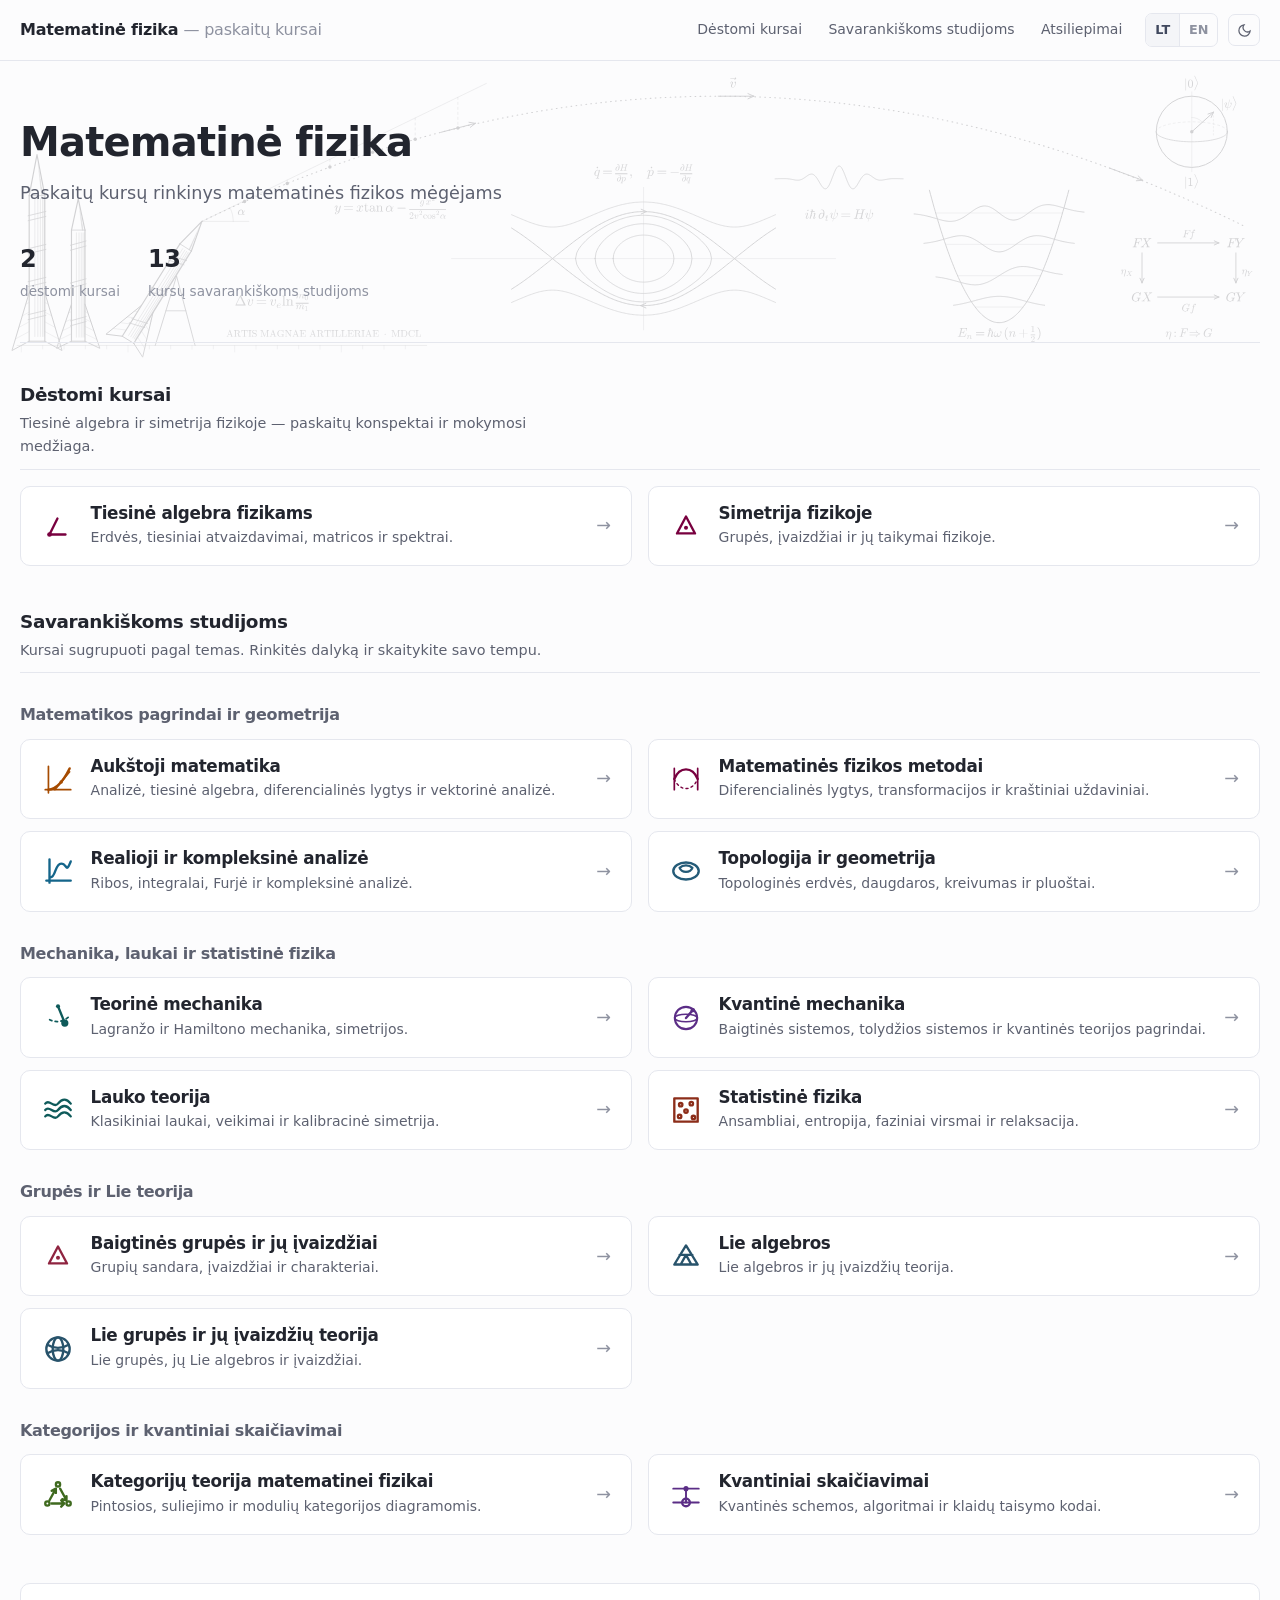
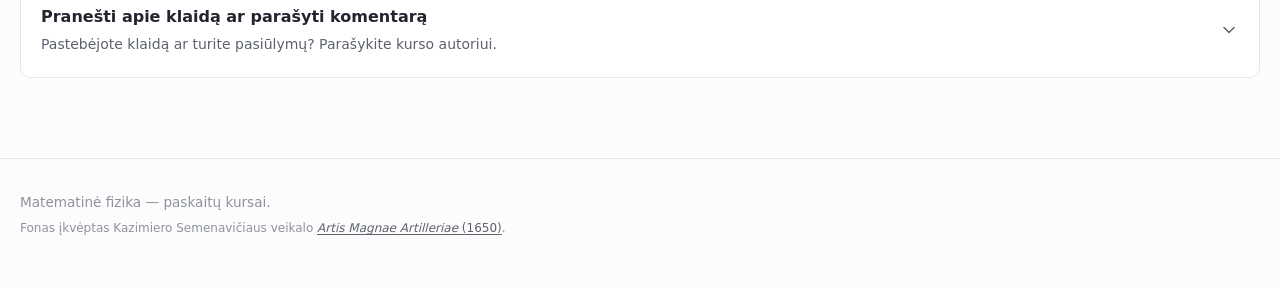
<file: index.html>
<!doctype html>
<html lang="lt">
<head>
<meta charset="utf-8" />
<meta name="viewport" content="width=device-width, initial-scale=1" />
<title>Matematinė fizika</title>
<meta name="description" content="Paskaitų kursai: dėstomi tiesinės algebros ir simetrijos kursai bei matematika, mechanika, grupių teorija ir kvantiniai skaičiavimai savarankiškoms studijoms." />
<link rel="canonical" href="https://matfiz.github.io/" />
<link rel="alternate" hreflang="lt" href="https://matfiz.github.io/" />
<link rel="alternate" hreflang="en" href="https://matfiz.github.io/en/" />
<link rel="alternate" hreflang="x-default" href="https://matfiz.github.io/" />
<link rel="icon" href="/favicon.svg" />
<link rel="stylesheet" href="/styles.css" />
<script>
  // Applied before first paint, so the page never flashes the wrong theme.
  // The key is shared with the other language: one reader, one choice.
  (function () {
    try {
      var t = localStorage.getItem("matfiz-hub-theme");
      if (t) document.documentElement.setAttribute("data-theme", t);
    } catch (e) {}
  })();
</script>
</head>
<body>

<!-- The page-top historical engraving: decoration only, so hidden from assistive
     technology and from print. -->
<div class="board" aria-hidden="true"><div class="board-ink"></div></div>
<script>
  // Fade the board out over the first 60% of a screen of scrolling.
  (function () {
    var board = document.querySelector(".board"), frame = 0;
    if (!board) return;
    function update() {
      frame = 0;
      board.style.opacity = String(Math.max(0, 1 - window.scrollY / (window.innerHeight * 0.6)));
    }
    window.addEventListener("scroll", function () {
      if (!frame) frame = requestAnimationFrame(update);
    }, { passive: true });
    update();
  })();
</script>

<a class="skip-link" href="#main">Pereiti prie kursų</a>

<header class="site-header">
  <div class="wrap bar">
    <a class="brand" href="/">Matematinė fizika <span>— paskaitų kursai</span></a>
    <nav class="site-nav" aria-label="Matematinė fizika">
      <a href="#taught">Dėstomi kursai</a>
      <a href="#study">Savarankiškoms studijoms</a>
      <a href="#feedback">Atsiliepimai</a>
      <div class="lang-switch" role="group" aria-label="Kalba">
        <a href="/" hreflang="lt" lang="lt" aria-label="Lietuvių" title="Lietuvių" aria-current="true">LT</a>
        <a href="/en/" hreflang="en" lang="en" aria-label="English" title="English">EN</a>
      </div>
      <button class="theme-toggle" type="button" data-theme-toggle aria-label="Perjungti šviesią ir tamsią temą">
        <svg width="15" height="15" viewBox="0 0 24 24" fill="none" stroke="currentColor"
             stroke-width="2" aria-hidden="true">
          <path d="M21 12.79A9 9 0 1 1 11.21 3 7 7 0 0 0 21 12.79z" />
        </svg>
      </button>
    </nav>
  </div>
</header>

<main class="wrap" id="main">

  <section class="hero">
    <h1>Matematinė fizika</h1>
    <p class="lede">Paskaitų kursų rinkinys matematinės fizikos mėgėjams</p>
    <div class="meta">
      <div><b>2</b> dėstomi kursai</div>
      <div><b>13</b> kursų savarankiškoms studijoms</div>
    </div>
  </section>

  <section class="shelf" id="taught" aria-labelledby="taught-title">
    <header class="shelf-head">
      <h2 id="taught-title">Dėstomi kursai</h2>
      <p>Tiesinė algebra ir simetrija fizikoje — paskaitų konspektai ir mokymosi medžiaga.</p>
    </header>
    <ul class="course-list">
      <li><a class="course-card" style="--card-accent: var(--c-linalg)"
             href="https://matfiz.atvira-mokykla.lt/algebra/">
        <svg class="course-glyph" width="34" height="34" viewBox="0 0 32 32" aria-hidden="true"
             fill="none" stroke="currentColor" stroke-width="2.2"
             stroke-linecap="round" stroke-linejoin="round"><path d="M8 24 L23 24" /><path d="M8 24 L15.5 9" />
          <circle cx="8" cy="24" r="2.2" fill="currentColor" stroke="none" /></svg>
        <div class="course-body">
          <h3>Tiesinė algebra fizikams</h3>
          <p title="Tiesinės erdvės, tiesiniai atvaizdavimai ir matricos, skaliarinės sandaugos, tikrinės reikšmės ir spektrinė teorema.">Erdvės, tiesiniai atvaizdavimai, matricos ir spektrai.</p>
        </div>
        <div class="course-go" aria-hidden="true">→</div>
      </a></li>

      <li><a class="course-card" style="--card-accent: var(--c-symmetries)"
             href="https://matfiz.atvira-mokykla.lt/simetrija/">
        <svg class="course-glyph" width="34" height="34" viewBox="0 0 32 32" aria-hidden="true"
             fill="none" stroke="currentColor" stroke-width="2.2"
             stroke-linecap="round" stroke-linejoin="round"><path d="M16 7 L24.5 23 L7.5 23 Z" />
          <circle cx="16" cy="17.7" r="1.9" fill="currentColor" stroke="none" /></svg>
        <div class="course-body">
          <h3>Simetrija fizikoje</h3>
          <p title="Baigtinės grupės ir jų įvaizdžiai, charakteriai, Lie grupės ir jų taikymai fizikoje.">Grupės, įvaizdžiai ir jų taikymai fizikoje.</p>
        </div>
        <div class="course-go" aria-hidden="true">→</div>
      </a></li>
    </ul>
  </section>

  <section class="shelf" id="study" aria-labelledby="study-title">
    <header class="shelf-head">
      <h2 id="study-title">Savarankiškoms studijoms</h2>
      <p>Kursai sugrupuoti pagal temas. Rinkitės dalyką ir skaitykite savo tempu.</p>
    </header>
    <section class="study-group" id="mathematics" aria-labelledby="mathematics-title">
      <h3 class="group-title" id="mathematics-title">Matematikos pagrindai ir geometrija</h3>
      <ul class="course-list">
      <li><a class="course-card" style="--card-accent: var(--c-mathematics)"
             href="https://matfiz.github.io/matematika/">
        <svg class="course-glyph" width="34" height="34" viewBox="0 0 32 32" aria-hidden="true"
             fill="none" stroke="currentColor" stroke-width="2.2"
             stroke-linecap="round" stroke-linejoin="round"><path d="M4 26 H28 M7 29 V4" stroke-width="1.6" /><path d="M7 26 Q17 26 27 6" /><path d="M13 26 L27 9.2" stroke-width="1.5" /><circle cx="19" cy="18.8" r="1.6" fill="currentColor" stroke="none" /></svg>
        <div class="course-body">
          <h4>Aukštoji matematika</h4>
          <p title="Pagrindai, analizė ir geometrija; kompleksiniai skaičiai, tiesinė algebra ir integravimas; eilutės, diferencialinės lygtys ir vektorinė analizė.">Analizė, tiesinė algebra, diferencialinės lygtys ir vektorinė analizė.</p>
        </div>
        <div class="course-go" aria-hidden="true">→</div>
      </a></li>

      <li><a class="course-card" style="--card-accent: var(--c-methods)"
             href="https://matfiz.github.io/metodai/">
        <svg class="course-glyph" width="34" height="34" viewBox="0 0 32 32" aria-hidden="true"
             fill="none" stroke="currentColor" stroke-width="2.2"
             stroke-linecap="round" stroke-linejoin="round"><path d="M5 6 V26 M27 6 V26" stroke-width="1.6" /><path d="M5 16 C10 4 22 4 27 16" /><path d="M5 16 C10 28 22 28 27 16" stroke-width="1.3" stroke-dasharray="2 3" /></svg>
        <div class="course-body">
          <h4>Matematinės fizikos metodai</h4>
          <p title="Laukai ir paprastosios diferencialinės lygtys; kompleksinė analizė ir integralinės transformacijos; diferencialinės lygtys dalinėmis išvestinėmis ir kraštiniai uždaviniai; evoliucija, variaciniai principai ir artutiniai metodai.">Diferencialinės lygtys, transformacijos ir kraštiniai uždaviniai.</p>
        </div>
        <div class="course-go" aria-hidden="true">→</div>
      </a></li>

      <li><a class="course-card" style="--card-accent: var(--c-analysis)"
             href="https://matfiz.github.io/analize/">
        <svg class="course-glyph" width="34" height="34" viewBox="0 0 32 32" aria-hidden="true"
             fill="none" stroke="currentColor" stroke-width="2.2"
             stroke-linecap="round" stroke-linejoin="round"><path d="M5 25 H28 M8 27 V5 M9 22 C14 22 13 9 19 9 S23 19 28 7" /></svg>
        <div class="course-body">
          <h4>Realioji ir kompleksinė analizė</h4>
          <p title="Tolygiosios ribos, integravimas ir Furjė analizė; holomorfinės funkcijos, konformieji atvaizdavimai ir elipsinės funkcijos.">Ribos, integralai, Furjė ir kompleksinė analizė.</p>
        </div>
        <div class="course-go" aria-hidden="true">→</div>
      </a></li>

      <li><a class="course-card" style="--card-accent: var(--c-topology)"
             href="https://matfiz.github.io/topologija/">
        <svg class="course-glyph" width="34" height="34" viewBox="0 0 32 32" aria-hidden="true"
             fill="none" stroke="currentColor" stroke-width="2.2"
             stroke-linecap="round" stroke-linejoin="round"><ellipse cx="16" cy="16" rx="12" ry="8" /><path d="M10 13 C12 18 20 18 22 13 M10 13 C13 10 19 10 22 13" /></svg>
        <div class="course-body">
          <h4>Topologija ir geometrija</h4>
          <p title="Topologinės erdvės, homotopija, homologija ir daugdaros; metrikos, kreivumas, pluoštai ir kalibraciniai laukai.">Topologinės erdvės, daugdaros, kreivumas ir pluoštai.</p>
        </div>
        <div class="course-go" aria-hidden="true">→</div>
      </a></li>
    </ul>
    </section>

    <section class="study-group" id="mechanics" aria-labelledby="mechanics-title">
      <h3 class="group-title" id="mechanics-title">Mechanika, laukai ir statistinė fizika</h3>
      <ul class="course-list">
      <li><a class="course-card" style="--card-accent: var(--c-mechanics)"
             href="https://matfiz.github.io/mechanika/">
        <svg class="course-glyph" width="34" height="34" viewBox="0 0 32 32" aria-hidden="true"
             fill="none" stroke="currentColor" stroke-width="2.2"
             stroke-linecap="round" stroke-linejoin="round"><path d="M16 5 L21.8 19.2" />
          <circle cx="16" cy="5" r="1.9" fill="currentColor" stroke="none" />
          <circle cx="22.4" cy="20.8" r="3.4" fill="currentColor" stroke="none" />
          <path d="M8.2 17.6 A 15.4 15.4 0 0 0 26.4 14.6" stroke-width="1.7" stroke-dasharray="2.2 3.2" /></svg>
        <div class="course-body">
          <h4>Teorinė mechanika</h4>
          <p title="Lagranžo ir Hamiltono mechanika, Puasono skliaustai, simetrijos ir tvermės dėsniai, Hamiltono–Jakobio teorija.">Lagranžo ir Hamiltono mechanika, simetrijos.</p>
        </div>
        <div class="course-go" aria-hidden="true">→</div>
      </a></li>

      <li><a class="course-card" style="--card-accent: var(--c-quantum)"
             href="https://matfiz.github.io/kvantine-mechanika/">
        <svg class="course-glyph" width="34" height="34" viewBox="0 0 32 32" aria-hidden="true"
             fill="none" stroke="currentColor" stroke-width="2.2"
             stroke-linecap="round" stroke-linejoin="round"><circle cx="16" cy="16" r="10.5" stroke-width="2" />
          <ellipse cx="16" cy="16" rx="10.5" ry="3.6" stroke-width="1.4" />
          <path d="M16 16 L22.4 8.6" />
          <circle cx="22.4" cy="8.6" r="2.1" fill="currentColor" stroke="none" /></svg>
        <div class="course-body">
          <h4>Kvantinė mechanika</h4>
          <p title="Trys dalys: kubitas, sukinys ir sudėtinės sistemos; dalelė, operatoriai ir spektrai; būsenos, simetrija, atvirosios sistemos ir matavimas.">Baigtinės sistemos, tolydžios sistemos ir kvantinės teorijos pagrindai.</p>
        </div>
        <div class="course-go" aria-hidden="true">→</div>
      </a></li>

      <li><a class="course-card" style="--card-accent: var(--c-mechanics)"
             href="https://matfiz.github.io/lauko-teorija/">
        <svg class="course-glyph" width="34" height="34" viewBox="0 0 32 32" aria-hidden="true"
             fill="none" stroke="currentColor" stroke-width="2.2"
             stroke-linecap="round" stroke-linejoin="round"><path d="M4 10 C8 5 12 15 16 10 S24 5 28 10" /><path d="M4 16 C8 11 12 21 16 16 S24 11 28 16" /><path d="M4 22 C8 17 12 27 16 22 S24 17 28 22" /></svg>
        <div class="course-body">
          <h4>Lauko teorija</h4>
          <p title="Klasikiniai laukai, Maksvelo ir Dirako teorijos, kalibracinė simetrija, integruojamumas ir gravitacija.">Klasikiniai laukai, veikimai ir kalibracinė simetrija.</p>
        </div>
        <div class="course-go" aria-hidden="true">→</div>
      </a></li>

      <li><a class="course-card" style="--card-accent: var(--c-statistical)"
             href="https://matfiz.github.io/statistine-fizika/">
        <svg class="course-glyph" width="34" height="34" viewBox="0 0 32 32" aria-hidden="true"
             fill="none" stroke="currentColor" stroke-width="2.2"
             stroke-linecap="round" stroke-linejoin="round"><path d="M5 5 H27 V27 H5 Z" /><circle cx="11" cy="11" r="1.6" /><circle cx="21" cy="10" r="1.6" /><circle cx="16" cy="17" r="1.6" /><circle cx="10" cy="22" r="1.6" /><circle cx="23" cy="23" r="1.6" /></svg>
        <div class="course-body">
          <h4>Statistinė fizika</h4>
          <p title="Statistiniai ansambliai, entropija, termodinamika, kvantinės dujos, faziniai virsmai ir relaksacija.">Ansambliai, entropija, faziniai virsmai ir relaksacija.</p>
        </div>
        <div class="course-go" aria-hidden="true">→</div>
      </a></li>
    </ul>
    </section>

    <section class="study-group" id="groups" aria-labelledby="groups-title">
      <h3 class="group-title" id="groups-title">Grupės ir Lie teorija</h3>
      <ul class="course-list">
      <li><a class="course-card" style="--card-accent: var(--c-finite)"
             href="https://matfiz.github.io/grupes/">
        <svg class="course-glyph" width="34" height="34" viewBox="0 0 32 32" aria-hidden="true"
             fill="none" stroke="currentColor" stroke-width="2.2"
             stroke-linecap="round" stroke-linejoin="round"><path d="M16 7 L24.5 23 L7.5 23 Z" />
          <circle cx="16" cy="17.7" r="1.9" fill="currentColor" stroke="none" /></svg>
        <div class="course-body">
          <h4>Baigtinės grupės ir jų įvaizdžiai</h4>
          <p title="Grupių sandara, įvaizdžiai ir charakteriai, simetrinė grupė.">Grupių sandara, įvaizdžiai ir charakteriai.</p>
        </div>
        <div class="course-go" aria-hidden="true">→</div>
      </a></li>

      <li><a class="course-card" style="--card-accent: var(--c-algebras)"
             href="https://matfiz.github.io/lie-algebros/">
        <svg class="course-glyph" width="34" height="34" viewBox="0 0 32 32" aria-hidden="true"
             fill="none" stroke="currentColor" stroke-width="2.2"
             stroke-linecap="round" stroke-linejoin="round"><path d="M5 24 L16 6 L27 24 Z M10 15 H22 M11 24 L16 15 L21 24" /></svg>
        <div class="course-body">
          <h4>Lie algebros</h4>
          <p title="Lie algebros ir jų įvaizdžių teorija.">Lie algebros ir jų įvaizdžių teorija.</p>
        </div>
        <div class="course-go" aria-hidden="true">→</div>
      </a></li>

      <li><a class="course-card" style="--card-accent: var(--c-lie)"
             href="https://matfiz.github.io/lie-grupes/">
        <svg class="course-glyph" width="34" height="34" viewBox="0 0 32 32" aria-hidden="true"
             fill="none" stroke="currentColor" stroke-width="2.2"
             stroke-linecap="round" stroke-linejoin="round"><circle cx="16" cy="16" r="11" /><ellipse cx="16" cy="16" rx="5" ry="11" /><path d="M6 12 Q16 18 26 12 M6 20 Q16 14 26 20" /></svg>
        <div class="course-body">
          <h4>Lie grupės ir jų įvaizdžių teorija</h4>
          <p title="Lie grupės, jų Lie algebros ir įvaizdžiai.">Lie grupės, jų Lie algebros ir įvaizdžiai.</p>
        </div>
        <div class="course-go" aria-hidden="true">→</div>
      </a></li>
    </ul>
    </section>

    <section class="study-group" id="structures" aria-labelledby="structures-title">
      <h3 class="group-title" id="structures-title">Kategorijos ir kvantiniai skaičiavimai</h3>
      <ul class="course-list">
      <li><a class="course-card" style="--card-accent: var(--c-categories)"
             href="https://matfiz.github.io/kategorijos/">
        <svg class="course-glyph" width="34" height="34" viewBox="0 0 32 32" aria-hidden="true"
             fill="none" stroke="currentColor" stroke-width="2.2"
             stroke-linecap="round" stroke-linejoin="round"><circle cx="6" cy="24" r="2" /><circle cx="26" cy="24" r="2" /><circle cx="16" cy="6" r="2" /><path d="M8 21 L14 10 M18 10 L24 21 M10 24 H22 M10 12 L14 10 L14 14 M20 20 L24 21 L24 17 M19 21 L22 24 L19 27" /></svg>
        <div class="course-body">
          <h4>Kategorijų teorija matematinei fizikai</h4>
          <p title="Pintosios, suliejimo ir modulių kategorijos diagramomis.">Pintosios, suliejimo ir modulių kategorijos diagramomis.</p>
        </div>
        <div class="course-go" aria-hidden="true">→</div>
      </a></li>

      <li><a class="course-card" style="--card-accent: var(--c-computing)"
             href="https://matfiz.github.io/skaiciavimai/">
        <svg class="course-glyph" width="34" height="34" viewBox="0 0 32 32" aria-hidden="true"
             fill="none" stroke="currentColor" stroke-width="2.2"
             stroke-linecap="round" stroke-linejoin="round"><path d="M4 10 L28 10" stroke-width="1.8" /><path d="M4 23 L28 23" stroke-width="1.8" />
          <path d="M16 10 L16 23" stroke-width="1.8" />
          <circle cx="16" cy="10" r="2.4" fill="currentColor" stroke="none" />
          <circle cx="16" cy="23" r="3.6" /></svg>
        <div class="course-body">
          <h4>Kvantiniai skaičiavimai</h4>
          <p title="Kvantinės schemos, algoritmai ir kodai: fazės įvertinimas, Šoro ir Groverio algoritmai, stabilizatorių ir torinis kodai.">Kvantinės schemos, algoritmai ir klaidų taisymo kodai.</p>
        </div>
        <div class="course-go" aria-hidden="true">→</div>
      </a></li>
    </ul>
    </section>
  </section>

  <section class="feedback" id="feedback" aria-label="Pranešti apie klaidą ar parašyti komentarą">
    <details class="feedback-panel" data-feedback>
      <summary>
        <span class="feedback-heading">Pranešti apie klaidą ar parašyti komentarą<span class="feedback-intro">Pastebėjote klaidą ar turite pasiūlymų? Parašykite kurso autoriui.</span></span>
        <svg width="20" height="20" viewBox="0 0 24 24" fill="none" stroke="currentColor"
             stroke-width="1.8" stroke-linecap="round" stroke-linejoin="round" aria-hidden="true"><path d="m6 9 6 6 6-6" /></svg>
      </summary>
      <div class="feedback-content">
        <p class="feedback-status" role="status" data-feedback-status hidden>Ačiū! Jūsų pranešimas pateiktas.</p>
        <form class="feedback-form" action="https://formsubmit.co/uqglmn@gmail.com" method="POST" accept-charset="UTF-8">
          <input type="hidden" name="_subject" value="Matfiz — course feedback" />
          <input type="hidden" name="_next" value="https://matfiz.github.io/?feedback=received#feedback" />
          <input type="hidden" name="_url" value="https://matfiz.github.io/" />
          <input type="hidden" name="_template" value="table" />
          <input type="hidden" name="_captcha" value="true" />
          <input type="hidden" name="language" value="lt" />
          <input class="feedback-honey" type="text" name="_honey" tabindex="-1" autocomplete="off" aria-hidden="true" />
          <div class="feedback-field">
            <label for="feedback-course">Kursas</label>
            <select id="feedback-course" name="course">
              <option value="General">Bendra pastaba apie svetainę</option>
            <option value="https://matfiz.atvira-mokykla.lt/algebra/">Tiesinė algebra fizikams</option>
            <option value="https://matfiz.atvira-mokykla.lt/simetrija/">Simetrija fizikoje</option>
            <option value="https://matfiz.github.io/matematika/">Aukštoji matematika</option>
            <option value="https://matfiz.github.io/metodai/">Matematinės fizikos metodai</option>
            <option value="https://matfiz.github.io/analize/">Realioji ir kompleksinė analizė</option>
            <option value="https://matfiz.github.io/topologija/">Topologija ir geometrija</option>
            <option value="https://matfiz.github.io/mechanika/">Teorinė mechanika</option>
            <option value="https://matfiz.github.io/kvantine-mechanika/">Kvantinė mechanika</option>
            <option value="https://matfiz.github.io/lauko-teorija/">Lauko teorija</option>
            <option value="https://matfiz.github.io/statistine-fizika/">Statistinė fizika</option>
            <option value="https://matfiz.github.io/grupes/">Baigtinės grupės ir jų įvaizdžiai</option>
            <option value="https://matfiz.github.io/lie-algebros/">Lie algebros</option>
            <option value="https://matfiz.github.io/lie-grupes/">Lie grupės ir jų įvaizdžių teorija</option>
            <option value="https://matfiz.github.io/kategorijos/">Kategorijų teorija matematinei fizikai</option>
            <option value="https://matfiz.github.io/skaiciavimai/">Kvantiniai skaičiavimai</option>
            </select>
          </div>
          <div class="feedback-field">
            <label for="feedback-kind">Pranešimo tipas</label>
            <select id="feedback-kind" name="type">
              <option value="Error report">Klaida</option>
              <option value="Comment or suggestion">Komentaras ar pasiūlymas</option>
            </select>
          </div>
          <div class="feedback-field">
            <label for="feedback-location">Puslapis ar paskaita (nebūtina)</label>
            <input id="feedback-location" name="location" type="text" maxlength="500" placeholder="Nuoroda, paskaitos numeris ar PDF puslapis" />
          </div>
          <div class="feedback-field">
            <label for="feedback-email">Jūsų el. paštas (nebūtina)</label>
            <input id="feedback-email" name="email" type="email" autocomplete="email" maxlength="254" aria-describedby="feedback-email-hint" />
            <span class="feedback-hint" id="feedback-email-hint">Jei norėtumėte gauti atsakymą</span>
          </div>
          <div class="feedback-field feedback-message">
            <label for="feedback-message">Jūsų pranešimas</label>
            <textarea id="feedback-message" name="message" rows="5" maxlength="10000" required placeholder="Aprašykite klaidą ar pasiūlymą. Jei pranešate apie klaidą, nurodykite jos vietą." data-empty-message="Įrašykite pranešimą."></textarea>
          </div>
          <div class="feedback-actions">
            <button class="feedback-submit" type="submit">Siųsti pranešimą</button>
            <p>Pranešimas siunčiamas per <a href="https://formsubmit.co/" rel="external">FormSubmit</a>.</p>
          </div>
        </form>
        <p class="feedback-direct">Arba rašykite tiesiogiai: <a href="mailto:uqglmn@gmail.com">uqglmn@gmail.com</a></p>
      </div>
    </details>
  </section>

</main>

<footer class="site-footer">
  <div class="wrap">
    <p>Matematinė fizika — paskaitų kursai.</p>
    <p class="art-credit">Fonas įkvėptas Kazimiero Semenavičiaus veikalo <a href="https://digital.sciencehistory.org/works/8910jt62q"><cite>Artis Magnae Artilleriae</cite> (1650)</a>.</p>
  </div>
</footer>

<script>
  document.querySelector("[data-theme-toggle]")?.addEventListener("click", function () {
    var root = document.documentElement;
    var current = root.getAttribute("data-theme");
    if (!current) {
      current = window.matchMedia("(prefers-color-scheme: dark)").matches ? "dark" : "light";
    }
    var next = current === "dark" ? "light" : "dark";
    root.setAttribute("data-theme", next);
    try { localStorage.setItem("matfiz-hub-theme", next); } catch (e) {}
  });
  (function () {
    var panel = document.querySelector("[data-feedback]");
    var status = document.querySelector("[data-feedback-status]");
    var form = document.querySelector(".feedback-form");
    var message = document.getElementById("feedback-message");
    function revealFeedback() {
      if (window.location.hash === "#feedback") panel.open = true;
    }
    window.addEventListener("hashchange", revealFeedback);
    revealFeedback();
    if (new URLSearchParams(window.location.search).get("feedback") === "received") {
      panel.open = true;
      status.hidden = false;
    }
    message.addEventListener("input", function () { message.setCustomValidity(""); });
    form.addEventListener("submit", function (event) {
      if (!message.value.trim()) {
        event.preventDefault();
        message.setCustomValidity(message.dataset.emptyMessage);
        message.reportValidity();
      }
    });
  })();
</script>

</body>
</html>
</file>
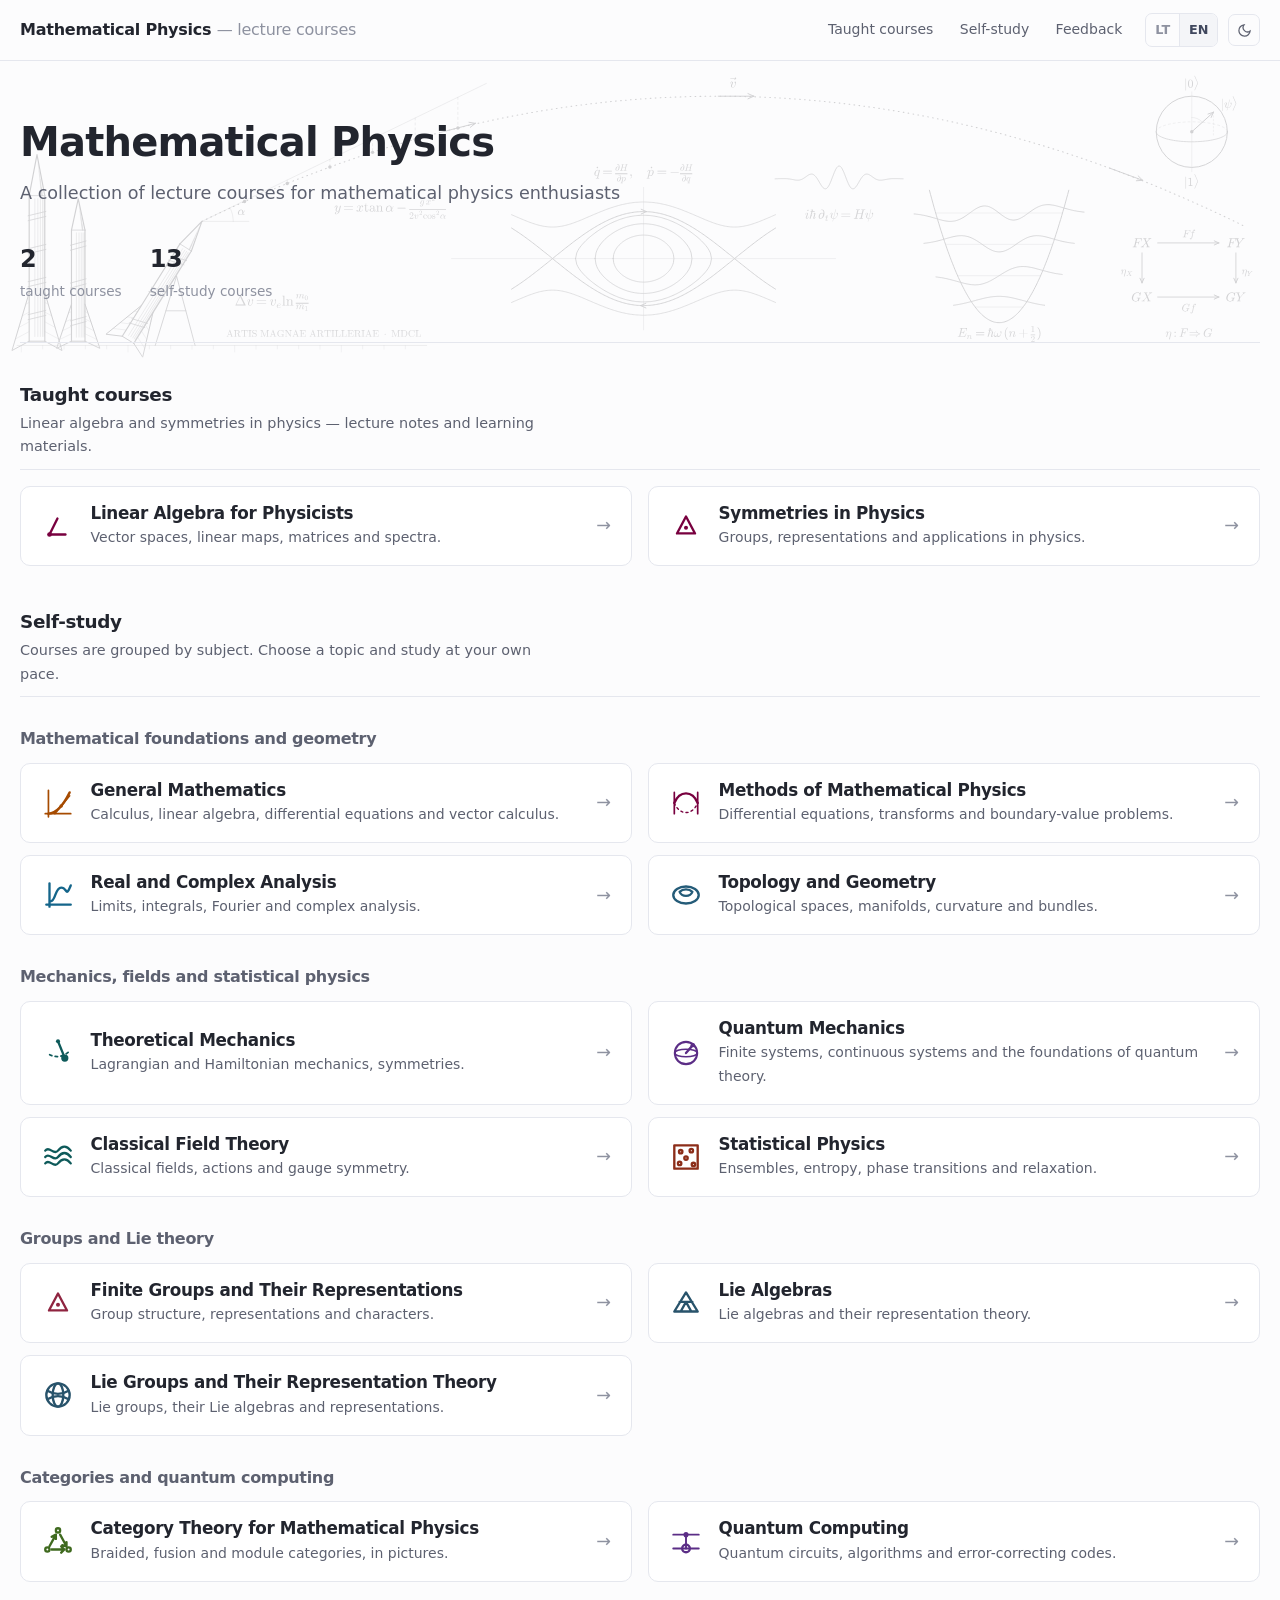
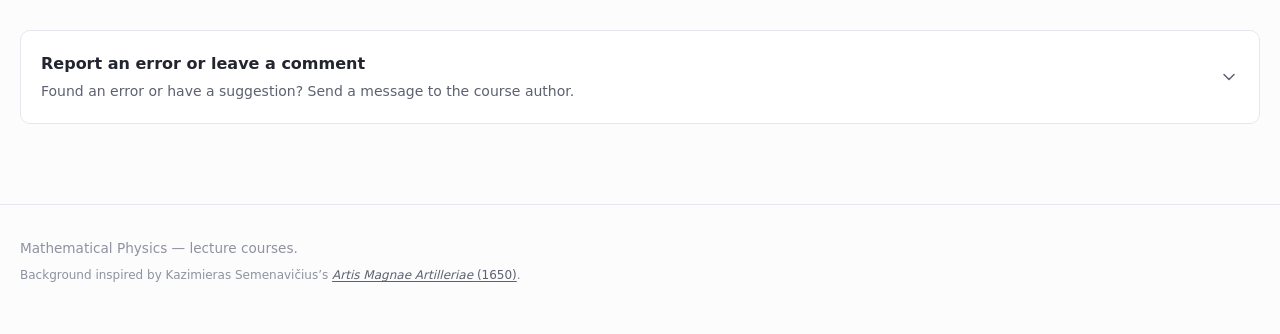
<file: en/index.html>
<!doctype html>
<html lang="en">
<head>
<meta charset="utf-8" />
<meta name="viewport" content="width=device-width, initial-scale=1" />
<title>Mathematical Physics</title>
<meta name="description" content="Lecture courses: taught courses in linear algebra and symmetries, followed by mathematics, mechanics, group theory and quantum computing for self-study." />
<link rel="canonical" href="https://matfiz.github.io/en/" />
<link rel="alternate" hreflang="lt" href="https://matfiz.github.io/" />
<link rel="alternate" hreflang="en" href="https://matfiz.github.io/en/" />
<link rel="alternate" hreflang="x-default" href="https://matfiz.github.io/" />
<link rel="icon" href="/favicon.svg" />
<link rel="stylesheet" href="/styles.css" />
<script>
  // Applied before first paint, so the page never flashes the wrong theme.
  // The key is shared with the other language: one reader, one choice.
  (function () {
    try {
      var t = localStorage.getItem("matfiz-hub-theme");
      if (t) document.documentElement.setAttribute("data-theme", t);
    } catch (e) {}
  })();
</script>
</head>
<body>

<!-- The page-top historical engraving: decoration only, so hidden from assistive
     technology and from print. -->
<div class="board" aria-hidden="true"><div class="board-ink"></div></div>
<script>
  // Fade the board out over the first 60% of a screen of scrolling.
  (function () {
    var board = document.querySelector(".board"), frame = 0;
    if (!board) return;
    function update() {
      frame = 0;
      board.style.opacity = String(Math.max(0, 1 - window.scrollY / (window.innerHeight * 0.6)));
    }
    window.addEventListener("scroll", function () {
      if (!frame) frame = requestAnimationFrame(update);
    }, { passive: true });
    update();
  })();
</script>

<a class="skip-link" href="#main">Skip to the courses</a>

<header class="site-header">
  <div class="wrap bar">
    <a class="brand" href="/en/">Mathematical Physics <span>— lecture courses</span></a>
    <nav class="site-nav" aria-label="Mathematical Physics">
      <a href="#taught">Taught courses</a>
      <a href="#study">Self-study</a>
      <a href="#feedback">Feedback</a>
      <div class="lang-switch" role="group" aria-label="Language">
        <a href="/" hreflang="lt" lang="lt" aria-label="Lietuvių" title="Lietuvių">LT</a>
        <a href="/en/" hreflang="en" lang="en" aria-label="English" title="English" aria-current="true">EN</a>
      </div>
      <button class="theme-toggle" type="button" data-theme-toggle aria-label="Switch between light and dark">
        <svg width="15" height="15" viewBox="0 0 24 24" fill="none" stroke="currentColor"
             stroke-width="2" aria-hidden="true">
          <path d="M21 12.79A9 9 0 1 1 11.21 3 7 7 0 0 0 21 12.79z" />
        </svg>
      </button>
    </nav>
  </div>
</header>

<main class="wrap" id="main">

  <section class="hero">
    <h1>Mathematical Physics</h1>
    <p class="lede">A collection of lecture courses for mathematical physics enthusiasts</p>
    <div class="meta">
      <div><b>2</b> taught courses</div>
      <div><b>13</b> self-study courses</div>
    </div>
  </section>

  <section class="shelf" id="taught" aria-labelledby="taught-title">
    <header class="shelf-head">
      <h2 id="taught-title">Taught courses</h2>
      <p>Linear algebra and symmetries in physics — lecture notes and learning materials.</p>
    </header>
    <ul class="course-list">
      <li><a class="course-card" style="--card-accent: var(--c-linalg)"
             href="https://matfiz.atvira-mokykla.lt/algebra/en/">
        <svg class="course-glyph" width="34" height="34" viewBox="0 0 32 32" aria-hidden="true"
             fill="none" stroke="currentColor" stroke-width="2.2"
             stroke-linecap="round" stroke-linejoin="round"><path d="M8 24 L23 24" /><path d="M8 24 L15.5 9" />
          <circle cx="8" cy="24" r="2.2" fill="currentColor" stroke="none" /></svg>
        <div class="course-body">
          <h3>Linear Algebra for Physicists</h3>
          <p title="Vector spaces, linear maps and matrices, inner products, eigenvalues and the spectral theorem.">Vector spaces, linear maps, matrices and spectra.</p>
        </div>
        <div class="course-go" aria-hidden="true">→</div>
      </a></li>

      <li><a class="course-card" style="--card-accent: var(--c-symmetries)"
             href="https://matfiz.atvira-mokykla.lt/simetrija/en/">
        <svg class="course-glyph" width="34" height="34" viewBox="0 0 32 32" aria-hidden="true"
             fill="none" stroke="currentColor" stroke-width="2.2"
             stroke-linecap="round" stroke-linejoin="round"><path d="M16 7 L24.5 23 L7.5 23 Z" />
          <circle cx="16" cy="17.7" r="1.9" fill="currentColor" stroke="none" /></svg>
        <div class="course-body">
          <h3>Symmetries in Physics</h3>
          <p title="Finite groups and their representations, characters, Lie groups and their applications in physics.">Groups, representations and applications in physics.</p>
        </div>
        <div class="course-go" aria-hidden="true">→</div>
      </a></li>
    </ul>
  </section>

  <section class="shelf" id="study" aria-labelledby="study-title">
    <header class="shelf-head">
      <h2 id="study-title">Self-study</h2>
      <p>Courses are grouped by subject. Choose a topic and study at your own pace.</p>
    </header>
    <section class="study-group" id="mathematics" aria-labelledby="mathematics-title">
      <h3 class="group-title" id="mathematics-title">Mathematical foundations and geometry</h3>
      <ul class="course-list">
      <li><a class="course-card" style="--card-accent: var(--c-mathematics)"
             href="https://matfiz.github.io/matematika/en/">
        <svg class="course-glyph" width="34" height="34" viewBox="0 0 32 32" aria-hidden="true"
             fill="none" stroke="currentColor" stroke-width="2.2"
             stroke-linecap="round" stroke-linejoin="round"><path d="M4 26 H28 M7 29 V4" stroke-width="1.6" /><path d="M7 26 Q17 26 27 6" /><path d="M13 26 L27 9.2" stroke-width="1.5" /><circle cx="19" cy="18.8" r="1.6" fill="currentColor" stroke="none" /></svg>
        <div class="course-body">
          <h4>General Mathematics</h4>
          <p title="Foundations, calculus and geometry; complex numbers, linear algebra and integration; series, differential equations and vector calculus.">Calculus, linear algebra, differential equations and vector calculus.</p>
        </div>
        <div class="course-go" aria-hidden="true">→</div>
      </a></li>

      <li><a class="course-card" style="--card-accent: var(--c-methods)"
             href="https://matfiz.github.io/metodai/en/">
        <svg class="course-glyph" width="34" height="34" viewBox="0 0 32 32" aria-hidden="true"
             fill="none" stroke="currentColor" stroke-width="2.2"
             stroke-linecap="round" stroke-linejoin="round"><path d="M5 6 V26 M27 6 V26" stroke-width="1.6" /><path d="M5 16 C10 4 22 4 27 16" /><path d="M5 16 C10 28 22 28 27 16" stroke-width="1.3" stroke-dasharray="2 3" /></svg>
        <div class="course-body">
          <h4>Methods of Mathematical Physics</h4>
          <p title="Fields and ordinary differential equations; complex analysis and integral transforms; PDEs and boundary-value methods; evolution, variational principles and approximation.">Differential equations, transforms and boundary-value problems.</p>
        </div>
        <div class="course-go" aria-hidden="true">→</div>
      </a></li>

      <li><a class="course-card" style="--card-accent: var(--c-analysis)"
             href="https://matfiz.github.io/analize/en/">
        <svg class="course-glyph" width="34" height="34" viewBox="0 0 32 32" aria-hidden="true"
             fill="none" stroke="currentColor" stroke-width="2.2"
             stroke-linecap="round" stroke-linejoin="round"><path d="M5 25 H28 M8 27 V5 M9 22 C14 22 13 9 19 9 S23 19 28 7" /></svg>
        <div class="course-body">
          <h4>Real and Complex Analysis</h4>
          <p title="Uniform limits, integration and Fourier analysis; holomorphic functions, conformal maps and elliptic functions.">Limits, integrals, Fourier and complex analysis.</p>
        </div>
        <div class="course-go" aria-hidden="true">→</div>
      </a></li>

      <li><a class="course-card" style="--card-accent: var(--c-topology)"
             href="https://matfiz.github.io/topologija/en/">
        <svg class="course-glyph" width="34" height="34" viewBox="0 0 32 32" aria-hidden="true"
             fill="none" stroke="currentColor" stroke-width="2.2"
             stroke-linecap="round" stroke-linejoin="round"><ellipse cx="16" cy="16" rx="12" ry="8" /><path d="M10 13 C12 18 20 18 22 13 M10 13 C13 10 19 10 22 13" /></svg>
        <div class="course-body">
          <h4>Topology and Geometry</h4>
          <p title="Topological spaces, homotopy, homology and manifolds; metrics, curvature, bundles and gauge fields.">Topological spaces, manifolds, curvature and bundles.</p>
        </div>
        <div class="course-go" aria-hidden="true">→</div>
      </a></li>
    </ul>
    </section>

    <section class="study-group" id="mechanics" aria-labelledby="mechanics-title">
      <h3 class="group-title" id="mechanics-title">Mechanics, fields and statistical physics</h3>
      <ul class="course-list">
      <li><a class="course-card" style="--card-accent: var(--c-mechanics)"
             href="https://matfiz.github.io/mechanika/en/">
        <svg class="course-glyph" width="34" height="34" viewBox="0 0 32 32" aria-hidden="true"
             fill="none" stroke="currentColor" stroke-width="2.2"
             stroke-linecap="round" stroke-linejoin="round"><path d="M16 5 L21.8 19.2" />
          <circle cx="16" cy="5" r="1.9" fill="currentColor" stroke="none" />
          <circle cx="22.4" cy="20.8" r="3.4" fill="currentColor" stroke="none" />
          <path d="M8.2 17.6 A 15.4 15.4 0 0 0 26.4 14.6" stroke-width="1.7" stroke-dasharray="2.2 3.2" /></svg>
        <div class="course-body">
          <h4>Theoretical Mechanics</h4>
          <p title="Lagrangian and Hamiltonian mechanics, Poisson brackets, symmetries and conservation laws, Hamilton–Jacobi theory.">Lagrangian and Hamiltonian mechanics, symmetries.</p>
        </div>
        <div class="course-go" aria-hidden="true">→</div>
      </a></li>

      <li><a class="course-card" style="--card-accent: var(--c-quantum)"
             href="https://matfiz.github.io/kvantine-mechanika/en/">
        <svg class="course-glyph" width="34" height="34" viewBox="0 0 32 32" aria-hidden="true"
             fill="none" stroke="currentColor" stroke-width="2.2"
             stroke-linecap="round" stroke-linejoin="round"><circle cx="16" cy="16" r="10.5" stroke-width="2" />
          <ellipse cx="16" cy="16" rx="10.5" ry="3.6" stroke-width="1.4" />
          <path d="M16 16 L22.4 8.6" />
          <circle cx="22.4" cy="8.6" r="2.1" fill="currentColor" stroke="none" /></svg>
        <div class="course-body">
          <h4>Quantum Mechanics</h4>
          <p title="Three parts: the qubit, spin and composite systems; the particle, operators and spectra; states, symmetry, open systems and measurement.">Finite systems, continuous systems and the foundations of quantum theory.</p>
        </div>
        <div class="course-go" aria-hidden="true">→</div>
      </a></li>

      <li><a class="course-card" style="--card-accent: var(--c-mechanics)"
             href="https://matfiz.github.io/lauko-teorija/en/">
        <svg class="course-glyph" width="34" height="34" viewBox="0 0 32 32" aria-hidden="true"
             fill="none" stroke="currentColor" stroke-width="2.2"
             stroke-linecap="round" stroke-linejoin="round"><path d="M4 10 C8 5 12 15 16 10 S24 5 28 10" /><path d="M4 16 C8 11 12 21 16 16 S24 11 28 16" /><path d="M4 22 C8 17 12 27 16 22 S24 17 28 22" /></svg>
        <div class="course-body">
          <h4>Classical Field Theory</h4>
          <p title="Classical fields, Maxwell and Dirac theories, gauge symmetry, integrability and gravity.">Classical fields, actions and gauge symmetry.</p>
        </div>
        <div class="course-go" aria-hidden="true">→</div>
      </a></li>

      <li><a class="course-card" style="--card-accent: var(--c-statistical)"
             href="https://matfiz.github.io/statistine-fizika/en/">
        <svg class="course-glyph" width="34" height="34" viewBox="0 0 32 32" aria-hidden="true"
             fill="none" stroke="currentColor" stroke-width="2.2"
             stroke-linecap="round" stroke-linejoin="round"><path d="M5 5 H27 V27 H5 Z" /><circle cx="11" cy="11" r="1.6" /><circle cx="21" cy="10" r="1.6" /><circle cx="16" cy="17" r="1.6" /><circle cx="10" cy="22" r="1.6" /><circle cx="23" cy="23" r="1.6" /></svg>
        <div class="course-body">
          <h4>Statistical Physics</h4>
          <p title="Statistical ensembles, entropy, thermodynamics, quantum gases, phase transitions and relaxation.">Ensembles, entropy, phase transitions and relaxation.</p>
        </div>
        <div class="course-go" aria-hidden="true">→</div>
      </a></li>
    </ul>
    </section>

    <section class="study-group" id="groups" aria-labelledby="groups-title">
      <h3 class="group-title" id="groups-title">Groups and Lie theory</h3>
      <ul class="course-list">
      <li><a class="course-card" style="--card-accent: var(--c-finite)"
             href="https://matfiz.github.io/grupes/en/">
        <svg class="course-glyph" width="34" height="34" viewBox="0 0 32 32" aria-hidden="true"
             fill="none" stroke="currentColor" stroke-width="2.2"
             stroke-linecap="round" stroke-linejoin="round"><path d="M16 7 L24.5 23 L7.5 23 Z" />
          <circle cx="16" cy="17.7" r="1.9" fill="currentColor" stroke="none" /></svg>
        <div class="course-body">
          <h4>Finite Groups and Their Representations</h4>
          <p title="Group structure, representations and characters, and the symmetric group.">Group structure, representations and characters.</p>
        </div>
        <div class="course-go" aria-hidden="true">→</div>
      </a></li>

      <li><a class="course-card" style="--card-accent: var(--c-algebras)"
             href="https://matfiz.github.io/lie-algebros/en/">
        <svg class="course-glyph" width="34" height="34" viewBox="0 0 32 32" aria-hidden="true"
             fill="none" stroke="currentColor" stroke-width="2.2"
             stroke-linecap="round" stroke-linejoin="round"><path d="M5 24 L16 6 L27 24 Z M10 15 H22 M11 24 L16 15 L21 24" /></svg>
        <div class="course-body">
          <h4>Lie Algebras</h4>
          <p title="Lie algebras and their representation theory.">Lie algebras and their representation theory.</p>
        </div>
        <div class="course-go" aria-hidden="true">→</div>
      </a></li>

      <li><a class="course-card" style="--card-accent: var(--c-lie)"
             href="https://matfiz.github.io/lie-grupes/en/">
        <svg class="course-glyph" width="34" height="34" viewBox="0 0 32 32" aria-hidden="true"
             fill="none" stroke="currentColor" stroke-width="2.2"
             stroke-linecap="round" stroke-linejoin="round"><circle cx="16" cy="16" r="11" /><ellipse cx="16" cy="16" rx="5" ry="11" /><path d="M6 12 Q16 18 26 12 M6 20 Q16 14 26 20" /></svg>
        <div class="course-body">
          <h4>Lie Groups and Their Representation Theory</h4>
          <p title="Lie groups, their Lie algebras and representations.">Lie groups, their Lie algebras and representations.</p>
        </div>
        <div class="course-go" aria-hidden="true">→</div>
      </a></li>
    </ul>
    </section>

    <section class="study-group" id="structures" aria-labelledby="structures-title">
      <h3 class="group-title" id="structures-title">Categories and quantum computing</h3>
      <ul class="course-list">
      <li><a class="course-card" style="--card-accent: var(--c-categories)"
             href="https://matfiz.github.io/kategorijos/en/">
        <svg class="course-glyph" width="34" height="34" viewBox="0 0 32 32" aria-hidden="true"
             fill="none" stroke="currentColor" stroke-width="2.2"
             stroke-linecap="round" stroke-linejoin="round"><circle cx="6" cy="24" r="2" /><circle cx="26" cy="24" r="2" /><circle cx="16" cy="6" r="2" /><path d="M8 21 L14 10 M18 10 L24 21 M10 24 H22 M10 12 L14 10 L14 14 M20 20 L24 21 L24 17 M19 21 L22 24 L19 27" /></svg>
        <div class="course-body">
          <h4>Category Theory for Mathematical Physics</h4>
          <p title="Braided, fusion and module categories, in pictures.">Braided, fusion and module categories, in pictures.</p>
        </div>
        <div class="course-go" aria-hidden="true">→</div>
      </a></li>

      <li><a class="course-card" style="--card-accent: var(--c-computing)"
             href="https://matfiz.github.io/skaiciavimai/en/">
        <svg class="course-glyph" width="34" height="34" viewBox="0 0 32 32" aria-hidden="true"
             fill="none" stroke="currentColor" stroke-width="2.2"
             stroke-linecap="round" stroke-linejoin="round"><path d="M4 10 L28 10" stroke-width="1.8" /><path d="M4 23 L28 23" stroke-width="1.8" />
          <path d="M16 10 L16 23" stroke-width="1.8" />
          <circle cx="16" cy="10" r="2.4" fill="currentColor" stroke="none" />
          <circle cx="16" cy="23" r="3.6" /></svg>
        <div class="course-body">
          <h4>Quantum Computing</h4>
          <p title="Quantum circuits, algorithms and codes: phase estimation, Shor’s and Grover’s algorithms, stabilizer codes and the toric code.">Quantum circuits, algorithms and error-correcting codes.</p>
        </div>
        <div class="course-go" aria-hidden="true">→</div>
      </a></li>
    </ul>
    </section>
  </section>

  <section class="feedback" id="feedback" aria-label="Report an error or leave a comment">
    <details class="feedback-panel" data-feedback>
      <summary>
        <span class="feedback-heading">Report an error or leave a comment<span class="feedback-intro">Found an error or have a suggestion? Send a message to the course author.</span></span>
        <svg width="20" height="20" viewBox="0 0 24 24" fill="none" stroke="currentColor"
             stroke-width="1.8" stroke-linecap="round" stroke-linejoin="round" aria-hidden="true"><path d="m6 9 6 6 6-6" /></svg>
      </summary>
      <div class="feedback-content">
        <p class="feedback-status" role="status" data-feedback-status hidden>Thank you! Your message has been submitted.</p>
        <form class="feedback-form" action="https://formsubmit.co/uqglmn@gmail.com" method="POST" accept-charset="UTF-8">
          <input type="hidden" name="_subject" value="Matfiz — course feedback" />
          <input type="hidden" name="_next" value="https://matfiz.github.io/en/?feedback=received#feedback" />
          <input type="hidden" name="_url" value="https://matfiz.github.io/en/" />
          <input type="hidden" name="_template" value="table" />
          <input type="hidden" name="_captcha" value="true" />
          <input type="hidden" name="language" value="en" />
          <input class="feedback-honey" type="text" name="_honey" tabindex="-1" autocomplete="off" aria-hidden="true" />
          <div class="feedback-field">
            <label for="feedback-course">Course</label>
            <select id="feedback-course" name="course">
              <option value="General">General feedback about the site</option>
            <option value="https://matfiz.atvira-mokykla.lt/algebra/en/">Linear Algebra for Physicists</option>
            <option value="https://matfiz.atvira-mokykla.lt/simetrija/en/">Symmetries in Physics</option>
            <option value="https://matfiz.github.io/matematika/en/">General Mathematics</option>
            <option value="https://matfiz.github.io/metodai/en/">Methods of Mathematical Physics</option>
            <option value="https://matfiz.github.io/analize/en/">Real and Complex Analysis</option>
            <option value="https://matfiz.github.io/topologija/en/">Topology and Geometry</option>
            <option value="https://matfiz.github.io/mechanika/en/">Theoretical Mechanics</option>
            <option value="https://matfiz.github.io/kvantine-mechanika/en/">Quantum Mechanics</option>
            <option value="https://matfiz.github.io/lauko-teorija/en/">Classical Field Theory</option>
            <option value="https://matfiz.github.io/statistine-fizika/en/">Statistical Physics</option>
            <option value="https://matfiz.github.io/grupes/en/">Finite Groups and Their Representations</option>
            <option value="https://matfiz.github.io/lie-algebros/en/">Lie Algebras</option>
            <option value="https://matfiz.github.io/lie-grupes/en/">Lie Groups and Their Representation Theory</option>
            <option value="https://matfiz.github.io/kategorijos/en/">Category Theory for Mathematical Physics</option>
            <option value="https://matfiz.github.io/skaiciavimai/en/">Quantum Computing</option>
            </select>
          </div>
          <div class="feedback-field">
            <label for="feedback-kind">Message type</label>
            <select id="feedback-kind" name="type">
              <option value="Error report">Error report</option>
              <option value="Comment or suggestion">Comment or suggestion</option>
            </select>
          </div>
          <div class="feedback-field">
            <label for="feedback-location">Page or lecture (optional)</label>
            <input id="feedback-location" name="location" type="text" maxlength="500" placeholder="Link, lecture number or PDF page" />
          </div>
          <div class="feedback-field">
            <label for="feedback-email">Your email (optional)</label>
            <input id="feedback-email" name="email" type="email" autocomplete="email" maxlength="254" aria-describedby="feedback-email-hint" />
            <span class="feedback-hint" id="feedback-email-hint">Include it if you would like a reply</span>
          </div>
          <div class="feedback-field feedback-message">
            <label for="feedback-message">Your message</label>
            <textarea id="feedback-message" name="message" rows="5" maxlength="10000" required placeholder="Describe the error or suggestion. For an error, include where you found it." data-empty-message="Please enter a message."></textarea>
          </div>
          <div class="feedback-actions">
            <button class="feedback-submit" type="submit">Send message</button>
            <p>Your message is sent through <a href="https://formsubmit.co/" rel="external">FormSubmit</a>.</p>
          </div>
        </form>
        <p class="feedback-direct">Or email directly: <a href="mailto:uqglmn@gmail.com">uqglmn@gmail.com</a></p>
      </div>
    </details>
  </section>

</main>

<footer class="site-footer">
  <div class="wrap">
    <p>Mathematical Physics — lecture courses.</p>
    <p class="art-credit">Background inspired by Kazimieras Semenavičius’s <a href="https://digital.sciencehistory.org/works/8910jt62q"><cite>Artis Magnae Artilleriae</cite> (1650)</a>.</p>
  </div>
</footer>

<script>
  document.querySelector("[data-theme-toggle]")?.addEventListener("click", function () {
    var root = document.documentElement;
    var current = root.getAttribute("data-theme");
    if (!current) {
      current = window.matchMedia("(prefers-color-scheme: dark)").matches ? "dark" : "light";
    }
    var next = current === "dark" ? "light" : "dark";
    root.setAttribute("data-theme", next);
    try { localStorage.setItem("matfiz-hub-theme", next); } catch (e) {}
  });
  (function () {
    var panel = document.querySelector("[data-feedback]");
    var status = document.querySelector("[data-feedback-status]");
    var form = document.querySelector(".feedback-form");
    var message = document.getElementById("feedback-message");
    function revealFeedback() {
      if (window.location.hash === "#feedback") panel.open = true;
    }
    window.addEventListener("hashchange", revealFeedback);
    revealFeedback();
    if (new URLSearchParams(window.location.search).get("feedback") === "received") {
      panel.open = true;
      status.hidden = false;
    }
    message.addEventListener("input", function () { message.setCustomValidity(""); });
    form.addEventListener("submit", function (event) {
      if (!message.value.trim()) {
        event.preventDefault();
        message.setCustomValidity(message.dataset.emptyMessage);
        message.reportValidity();
      }
    });
  })();
</script>

</body>
</html>
</file>
<file: styles.css>
/* Matfiz frontpage. Adapted from ../mphys/site/styles.css. */
:root {
  /* The hub's own accent: a slate that belongs to no course. */
  --slate:      #40485e;
  --slate-dark: #2b3142;

  /* Course accents follow the course platforms. */
  --c-linalg:        #78003f;
  --c-symmetries:    #78003f;
  --c-mechanics:     #0e5a5a;
  --c-statistical:   #8c2d19;
  --c-computing:     #5b2d86;
  --c-quantum:       #5b2d86;
  --c-mathematics: #A64B00;
  --c-methods: #78003f;
  --c-analysis: #14658a;
  --c-topology: #245b78;
  --c-finite: #8f2440;
  --c-algebras: #28536b;
  --c-lie: #28536b;
  --c-categories: #3f6a1f;

  /* Light theme — the reference frontpage’s cool neutral scale. */
  --bg:          #fcfcfd;
  --bg-raised:   #ffffff;
  --bg-sunken:   #f4f5f8;
  --text:        #1b1d24;
  --text-muted:  #5d6170;
  --text-faint:  #8e92a0;
  --rule:        #e5e7ee;
  --rule-strong: #cfd3de;
  --accent:      var(--slate);
  --accent-text: var(--slate);
  --heading:     #22252e;

  /* The printed notes are set in XCharter, an extended Charter. */
  --font-prose: "Charter", "Bitstream Charter", "Sitka Text", Cambria, Georgia, serif;
  --font-ui: ui-sans-serif, system-ui, -apple-system, "Segoe UI", Inter, sans-serif;

  --measure: 52rem;
  --radius: 10px;
  --shadow: 0 1px 2px rgb(20 24 50 / 0.04), 0 4px 16px rgb(20 24 50 / 0.05);
}

/* Dark theme. Burgundy and indigo are both far too dark to carry a mark on
   dark ground, so each is lifted to the tint its own course's dark theme
   already uses, rather than reused. */
@media (prefers-color-scheme: dark) {
  :root:not([data-theme="light"]) {
    --bg:          #121318;
    --bg-raised:   #1a1b22;
    --bg-sunken:   #0e0f13;
    --text:        #dfe1ea;
    --text-muted:  #a3a7b6;
    --text-faint:  #737888;
    --rule:        #272a33;
    --rule-strong: #3a3e4a;
    --accent:      #9aa3ba;
    --accent-text: #aeb6c9;
    --heading:     #e6e8f0;
    --c-linalg:        #d888a8;
    --c-symmetries:    #d888a8;
    --c-mechanics:     #5fbfb8;
    --c-statistical:   #e3a08d;
    --c-computing:     #b79be0;
    --c-quantum:       #b79be0;
    --c-mathematics: #e6a16a;
    --c-methods: #d888a8;
    --c-analysis: #78bad8;
    --c-topology: #8fbdd4;
    --c-finite: #e6a0b2;
    --c-algebras: #b79be0;
    --c-lie: #8fb8cf;
    --c-categories: #9ccb72;
    --shadow: 0 1px 2px rgb(0 0 0 / 0.35), 0 4px 16px rgb(0 0 0 / 0.28);
  }
}
:root[data-theme="dark"] {
  --bg:          #121318;  --bg-raised: #1a1b22;  --bg-sunken: #0e0f13;
  --text:        #dfe1ea;  --text-muted: #a3a7b6; --text-faint: #737888;
  --rule:        #272a33;  --rule-strong: #3a3e4a;
  --accent:      #9aa3ba;  --accent-text: #aeb6c9; --heading: #e6e8f0;
  --c-linalg:        #d888a8;
  --c-symmetries:    #d888a8;
  --c-mechanics:     #5fbfb8;
  --c-statistical:   #e3a08d;
  --c-computing:     #b79be0;
  --c-quantum:       #b79be0;
  --c-mathematics: #e6a16a;
  --c-methods: #d888a8;
  --c-analysis: #78bad8;
  --c-topology: #8fbdd4;
  --c-finite: #e6a0b2;
  --c-algebras: #b79be0;
  --c-lie: #8fb8cf;
  --c-categories: #9ccb72;
  --shadow: 0 1px 2px rgb(0 0 0 / 0.35), 0 4px 16px rgb(0 0 0 / 0.28);
}

*, *::before, *::after { box-sizing: border-box; }

html { -webkit-text-size-adjust: 100%; scroll-behavior: smooth; scroll-padding-top: 5rem; }
@media (prefers-reduced-motion: reduce) {
  html { scroll-behavior: auto; }
  *, *::before, *::after { animation-duration: .01ms !important; transition-duration: .01ms !important; }
}

body {
  margin: 0;
  background: var(--bg);
  color: var(--text);
  font-family: var(--font-ui);
  font-size: 17px;
  line-height: 1.65;
  -webkit-font-smoothing: antialiased;
  position: relative;
  isolation: isolate;
}

/* ---------- the plate ----------
   A line-art panorama from Semenavičius's rockets (Artis Magnae Artilleriae,
   1650) through Galileo's parabola and Hamilton's phase portrait to quantum
   mechanics (wave packet, oscillator, Bloch sphere) and a naturality square
   from category theory. The SVG
   (tools/plate.py) is used as a mask, so each theme inks it in its own text
   colour. The scroll listener in index.html fades the entire layer. */
.board {
  position: absolute; top: 0; left: 0; right: 0; height: 560px;
  z-index: -1; pointer-events: none; overflow: hidden;
  -webkit-mask-image: linear-gradient(to bottom, #000 0, #000 330px, transparent 480px);
          mask-image: linear-gradient(to bottom, #000 0, #000 330px, transparent 480px);
}
.board-ink {
  position: absolute; inset: 0;
  background-color: var(--board-ink);
  -webkit-mask: url("artis-plate.svg") no-repeat center 4.5rem / clamp(72rem, 100vw, 100rem) auto;
          mask: url("artis-plate.svg") no-repeat center 4.5rem / clamp(72rem, 100vw, 100rem) auto;
}
:root { --board-ink: color-mix(in srgb, var(--text) 19%, transparent); }
@media (prefers-color-scheme: dark) {
  :root:not([data-theme="light"]) { --board-ink: color-mix(in srgb, var(--text) 15%, transparent); }
}
:root[data-theme="dark"] { --board-ink: color-mix(in srgb, var(--text) 15%, transparent); }
/* Phones show the middle of the plate, the flight and the phase portrait,
   at a size where its lines still read as drawing rather than noise. */
@media (max-width: 40rem) {
  .board-ink { -webkit-mask-size: 300% auto; mask-size: 300% auto; -webkit-mask-position: 52% 4.25rem; mask-position: 52% 4.25rem; }
}
@media print { .board { display: none; } }

/* ---------- layout ---------- */
.wrap { width: min(100% - 2.5rem, 80rem); margin-inline: auto; }

/* ---------- header ---------- */
.site-header {
  position: sticky; top: 0; z-index: 50;
  background: color-mix(in srgb, var(--bg) 88%, transparent);
  backdrop-filter: saturate(1.6) blur(10px);
  border-bottom: 1px solid var(--rule);
}
.site-header .bar { display: flex; align-items: center; gap: 1.25rem; height: 3.75rem; }
.brand { font-weight: 650; letter-spacing: -0.015em; color: var(--heading); text-decoration: none; font-size: 1rem; }
.brand span { color: var(--text-faint); font-weight: 450; }
.site-nav { margin-left: auto; display: flex; align-items: center; gap: .25rem; }
.site-nav a {
  color: var(--text-muted); text-decoration: none; font-size: .875rem;
  padding: .4rem .7rem; border-radius: 7px; font-weight: 500;
}
.site-nav a:hover { color: var(--text); background: var(--bg-sunken); }

/* The language switcher: a segmented control at the end of the navigation,
   carried over from the course sites so the two chromes match. Short codes;
   the full names are in tooltips and accessible labels. */
.lang-switch {
  display: flex; align-items: center; margin-left: .5rem;
  border: 1px solid var(--rule); border-radius: 7px; overflow: hidden;
}
.site-nav .lang-switch a {
  display: flex; align-items: baseline; gap: .3rem;
  padding: .32rem .55rem; border-radius: 0; font-size: .8rem; font-weight: 550;
  color: var(--text-faint); letter-spacing: .01em;
}
.site-nav .lang-switch a + a { border-left: 1px solid var(--rule); }
.site-nav .lang-switch a:hover { color: var(--text); background: var(--bg-sunken); }
.site-nav .lang-switch a[aria-current="true"] {
  color: var(--accent-text); background: var(--bg-sunken); cursor: default;
}

.theme-toggle {
  background: none; border: 1px solid var(--rule); color: var(--text-muted);
  width: 2rem; height: 2rem; border-radius: 7px; cursor: pointer;
  display: grid; place-items: center; padding: 0; margin-left: .35rem;
}
.theme-toggle:hover { border-color: var(--rule-strong); color: var(--text); }

/* ---------- headings and links ---------- */
h1, h2, h3, h4 { color: var(--heading); line-height: 1.25; letter-spacing: -0.02em; font-weight: 640; }
h1 { font-size: clamp(1.75rem, 1.2rem + 2vw, 2.5rem); margin: 0 0 .5rem; }
h2 { font-size: 1.4rem; margin: 2.75rem 0 .75rem; }
h3 { font-size: 1.1rem; margin: 2rem 0 .5rem; }
a { color: var(--accent-text); text-underline-offset: 2px; }

/* ---------- hero ---------- */
.hero { padding: 3.5rem 0 2.5rem; border-bottom: 1px solid var(--rule); margin-bottom: 2.5rem; }
.hero h1 { max-width: 20ch; }
.hero .lede { font-size: 1.1rem; color: var(--text-muted); max-width: 56ch; margin: .75rem 0 0; }
.hero .meta { display: flex; flex-wrap: wrap; gap: 1.75rem; margin-top: 2rem; }
.hero .meta div { font-size: .85rem; color: var(--text-faint); }
.hero .meta b { display: block; font-size: 1.5rem; color: var(--heading); font-weight: 620; letter-spacing: -.02em; }

/* ---------- the shelf ---------- */
.shelf { margin: 0 0 2.75rem; }
.shelf-head { border-bottom: 1px solid var(--rule); padding-bottom: .6rem; margin-bottom: 1rem; }
.shelf-head h2 { margin: 0; font-size: 1.15rem; }
.shelf-head p { margin: .35rem 0 0; font-size: .9rem; color: var(--text-muted); max-width: 60ch; }

.course-list { display: grid; gap: .6rem; padding: 0; margin: 0; list-style: none; }
.course-card {
  display: grid; grid-template-columns: 2.75rem 1fr auto; align-items: center; gap: 1.25rem;
  padding: 1rem 1.25rem; border: 1px solid var(--rule); border-radius: var(--radius);
  background: var(--bg-raised); text-decoration: none; color: inherit;
  transition: border-color .15s ease, transform .15s ease, box-shadow .15s ease;
}
/* Each live card hovers in its own course's colour, which is the first
   thing the reader will see of that course on the other side of the click. */
a.course-card:hover { border-color: var(--card-accent); transform: translateY(-1px); box-shadow: var(--shadow); }
.course-glyph { color: var(--card-accent); display: block; }
.course-body :is(h3, h4) { margin: 0 0 .15rem; font-size: 1.05rem; font-weight: 620; }
.course-body p { margin: 0; font-size: .875rem; color: var(--text-muted); }
.course-go { color: var(--text-faint); font-size: 1.1rem; }


/* ---------- feedback ---------- */
.feedback { margin-top: 3rem; }
.feedback-panel { border: 1px solid var(--rule); border-radius: var(--radius); background: var(--bg-raised); }
.feedback-panel summary { display: flex; align-items: center; justify-content: space-between; gap: 1rem; padding: 1.25rem; cursor: pointer; list-style: none; }
.feedback-panel summary::-webkit-details-marker { display: none; }
.feedback-heading { color: var(--heading); font-size: 1rem; font-weight: 620; }
.feedback-intro { display: block; margin-top: .2rem; color: var(--text-muted); font-size: .875rem; font-weight: 400; }
.feedback-panel summary svg { flex-shrink: 0; color: var(--text-muted); transition: transform .15s ease; }
.feedback-panel[open] summary svg { transform: rotate(180deg); }
.feedback-panel[open] summary { border-bottom: 1px solid var(--rule); }
.feedback-content { padding: 1.25rem; }
.feedback-form { display: grid; grid-template-columns: repeat(2, minmax(0, 1fr)); gap: 1rem 1.25rem; }
.feedback-field { display: flex; flex-direction: column; gap: .35rem; min-width: 0; }
.feedback-field label { color: var(--heading); font-size: .875rem; font-weight: 550; }
.feedback-field :is(input, select, textarea) { width: 100%; min-width: 0; padding: .65rem .75rem; border: 1px solid var(--rule-strong); border-radius: 7px; background: var(--bg); color: var(--text); font: inherit; font-size: 1rem; }
.feedback-field :is(input, textarea)::placeholder { color: var(--text-muted); opacity: 1; }
.feedback-field textarea { resize: vertical; min-height: 8rem; line-height: 1.5; }
.feedback-field select { text-overflow: ellipsis; }
.feedback-hint, .feedback-actions p, .feedback-direct { font-size: .8rem; color: var(--text-muted); }
.feedback-message, .feedback-actions { grid-column: 1 / -1; }
.feedback-actions { display: flex; align-items: center; flex-wrap: wrap; gap: .75rem 1rem; }
.feedback-actions p { margin: 0; }
.feedback-submit { min-height: 2.75rem; padding: .65rem 1rem; border: 1px solid var(--accent); border-radius: 7px; background: var(--accent); color: var(--bg); font: inherit; font-size: .9rem; font-weight: 550; cursor: pointer; }
.feedback-submit:hover { filter: brightness(1.12); }
.feedback-direct { margin: 1rem 0 0; overflow-wrap: anywhere; }
.feedback-status { margin: 0 0 1.25rem; padding: .75rem 1rem; border-left: 3px solid var(--accent); border-radius: 4px; background: var(--bg-sunken); color: var(--text); }
.feedback-honey { display: none; }
.feedback-panel summary:focus-visible, .feedback-field :is(input, select, textarea):focus-visible { outline: 3px solid var(--accent); outline-offset: 3px; }
@media (max-width: 40rem) {
  .feedback-form { grid-template-columns: minmax(0, 1fr); }
  .feedback-panel summary, .feedback-content { padding: 1rem; }
}
@media print { .feedback { display: none; } }

/* ---------- footer ---------- */
.site-footer {
  margin-top: 5rem; border-top: 1px solid var(--rule);
  padding: 2rem 0 3rem; color: var(--text-faint); font-size: .85rem;
}
.site-footer p { margin: 0; max-width: var(--measure); }
.site-footer a { color: var(--text-muted); }
.site-footer .art-credit { margin-top: .4rem; font-size: .75rem; }

/* Keyboard users should not have to tab through the header first. */
.skip-link {
  position: absolute; left: -9999px; top: 0; z-index: 100;
  background: var(--bg); color: var(--accent-text);
  padding: .6rem 1rem; border: 2px solid var(--accent); border-radius: 0 0 4px 0;
}
.skip-link:focus { left: 0; }

@media (max-width: 40rem) {
  /* The brand must stay on one line; the two section links are no use on a
     page this short, so the phone header is the title and the toggle. */
  .brand { white-space: nowrap; }
  .brand span { display: none; }
  .site-nav > a { display: none; }
  .lang-switch { margin-left: 0; }
  .site-nav .lang-switch a { padding: .3rem .45rem; font-size: .78rem; }
  .theme-toggle { flex: 0 0 auto; }
  .hero { padding: 2.25rem 0 1.75rem; }
  .hero .meta { gap: 1.1rem; }
  .course-card { grid-template-columns: 2.25rem 1fr auto; gap: .85rem; padding: .9rem 1rem; }
  .course-body p { font-size: .84rem; }
}

/* Wide screens show two course cards per row within each subject group.
   Keep reading and keyboard order across each row; narrow screens stack. */
@media (min-width: 72rem) {
  .course-list { grid-template-columns: repeat(2, minmax(0, 1fr)); gap: .75rem 1rem; }
  .course-list > li { min-width: 0; }
  .course-card { height: 100%; grid-template-columns: 2.25rem minmax(0, 1fr) auto; gap: .85rem; }
}
.study-group { margin-top: 2rem; }
.group-title { margin: 0 0 .85rem; font-size: 1rem; color: var(--text-muted); }
.course-body { min-width: 0; }
.study-group .course-body :is(h3, h4) { font-size: 1.05rem; }
a:focus-visible, button:focus-visible { outline: 3px solid var(--accent); outline-offset: 4px; }
@media (max-width: 52rem) {
  .brand span { display: none; }
}
@media (max-width: 24rem) {
  .wrap { width: calc(100% - 1.5rem); }
  .site-header .bar { gap: .5rem; }
  .brand { font-size: .9rem; }
  .course-card { grid-template-columns: 1.75rem 1fr; gap: .65rem; padding: .85rem; }
  .course-glyph { width: 28px; height: 28px; }
  .course-go { display: none; }
}
@media print {
  .site-header, .skip-link, .course-go { display: none; }
  .hero { padding-top: 0; }
  .course-card { break-inside: avoid; box-shadow: none; }
}
</file>
